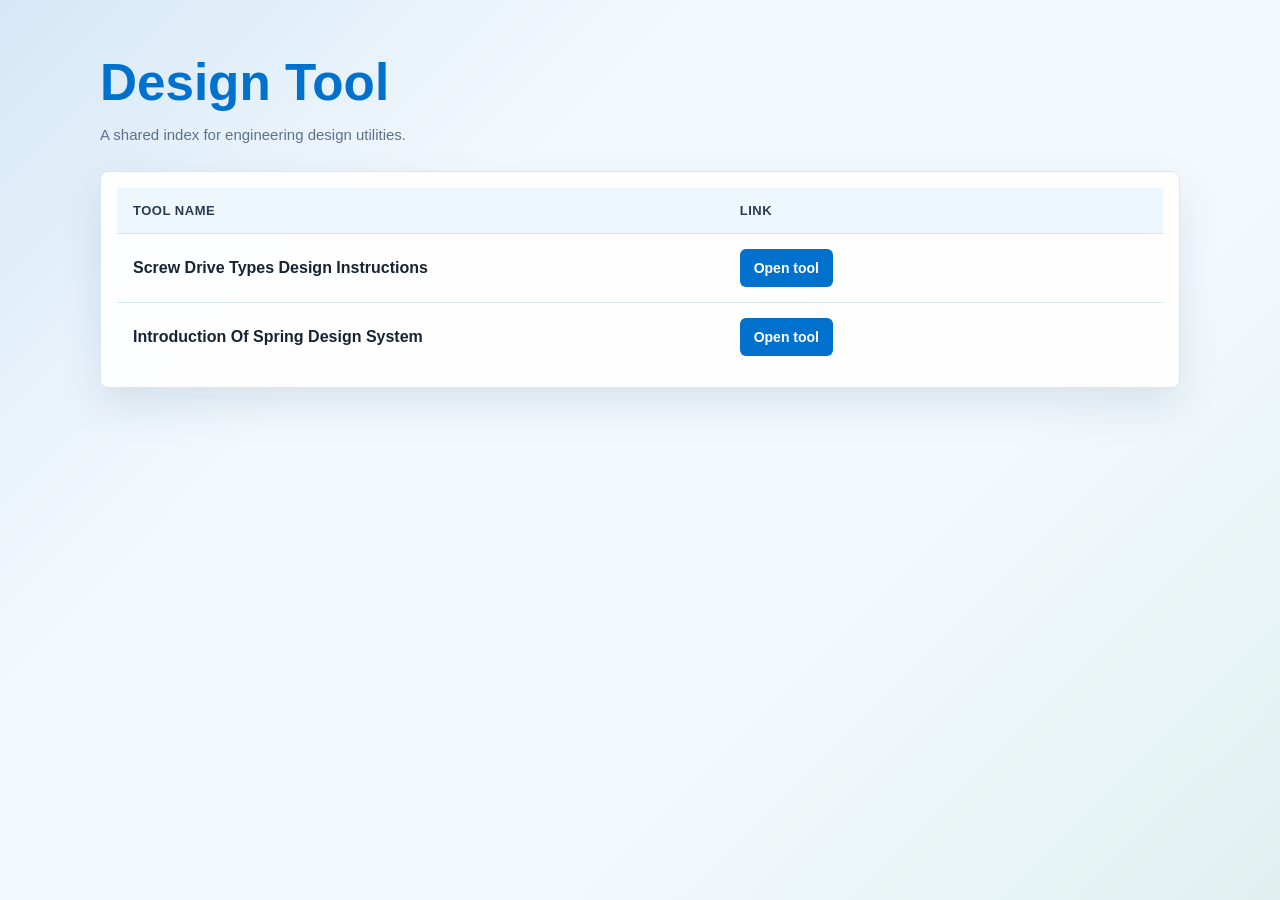
<file: index.html>
<!DOCTYPE html>
<html lang="zh-TW">
<head>
    <meta charset="UTF-8">
    <meta name="viewport" content="width=device-width, initial-scale=1.0">
    <title>Design Tool</title>
    <style>
        :root {
            --bg: #f4f9fd;
            --panel: #ffffff;
            --text: #152333;
            --muted: #5f7188;
            --line: #d9e7f2;
            --primary: #0072ce;
            --primary-dark: #005ca7;
            --primary-soft: #e5f2fb;
            --green: #27a278;
            --shadow: 0 18px 42px rgba(0, 62, 111, 0.11);
        }

        * {
            box-sizing: border-box;
        }

        body {
            margin: 0;
            min-height: 100vh;
            background:
                linear-gradient(135deg, rgba(0, 114, 206, 0.13), transparent 32%),
                linear-gradient(315deg, rgba(39, 162, 120, 0.10), transparent 34%),
                var(--bg);
            color: var(--text);
            font-family: "Segoe UI", "PingFang TC", "Microsoft JhengHei", Arial, sans-serif;
        }

        main {
            width: min(1080px, calc(100% - 36px));
            margin: 0 auto;
            padding: 52px 0;
        }

        h1 {
            margin: 0 0 10px;
            color: var(--primary);
            font-size: clamp(2rem, 4vw, 3.25rem);
            line-height: 1.2;
            font-weight: 800;
        }

        .subtitle {
            margin: 0 0 24px;
            color: var(--muted);
            font-size: 15px;
            line-height: 1.6;
        }

        .table-wrap {
            overflow-x: auto;
            background: rgba(255, 255, 255, 0.92);
            border: 1px solid var(--line);
            border-radius: 8px;
            box-shadow: var(--shadow);
            padding: 16px;
        }

        table {
            width: 100%;
            border-collapse: collapse;
            min-width: 680px;
        }

        th,
        td {
            padding: 15px 16px;
            text-align: left;
            border-bottom: 1px solid var(--line);
            vertical-align: middle;
        }

        th {
            width: 58%;
            background: #eef7fd;
            color: #263b52;
            font-size: 13px;
            letter-spacing: 0.04em;
            text-transform: uppercase;
        }

        tr:last-child td {
            border-bottom: 0;
        }

        td:first-child {
            font-weight: 600;
            overflow-wrap: anywhere;
        }

        .open-link {
            display: inline-flex;
            align-items: center;
            justify-content: center;
            min-height: 38px;
            border-radius: 6px;
            background: var(--primary);
            color: #ffffff;
            padding: 0 14px;
            font-size: 14px;
            font-weight: 800;
            text-decoration: none;
        }

        .open-link:hover {
            background: var(--primary-dark);
            color: #ffffff;
            text-decoration: none;
        }

        a {
            color: var(--primary);
            font-weight: 700;
            text-decoration: none;
        }

        a:hover {
            color: var(--primary-dark);
            text-decoration: underline;
        }

        @media (max-width: 640px) {
            main {
                padding: 32px 0;
            }

            .table-wrap {
                padding: 10px;
            }

            table {
                min-width: 0;
            }

            th,
            td {
                padding: 14px 12px;
            }

            th:first-child,
            td:first-child {
                width: 62%;
            }

            .open-link {
                min-height: 34px;
                padding: 0 10px;
                font-size: 13px;
            }
        }
    </style>
</head>
<body>
    <main>
        <h1>Design Tool</h1>
        <p class="subtitle">A shared index for engineering design utilities.</p>
        <div class="table-wrap">
            <table>
                <thead>
                    <tr>
                        <th>Tool Name</th>
                        <th>Link</th>
                    </tr>
                </thead>
                <tbody>
                    <tr>
                        <td>Screw Drive Types Design Instructions</td>
                        <td><a class="open-link" href="./design-screw-drive-types-design-instructions-ai-tool/">Open tool</a></td>
                    </tr>
                    <tr>
                        <td>Introduction Of Spring Design System</td>
                        <td><a class="open-link" href="./design-introduction-of-spring-design-system-ai-tool-20260527/">Open tool</a></td>
                    </tr>
                </tbody>
            </table>
        </div>
    </main>
</body>
</html>
</file>
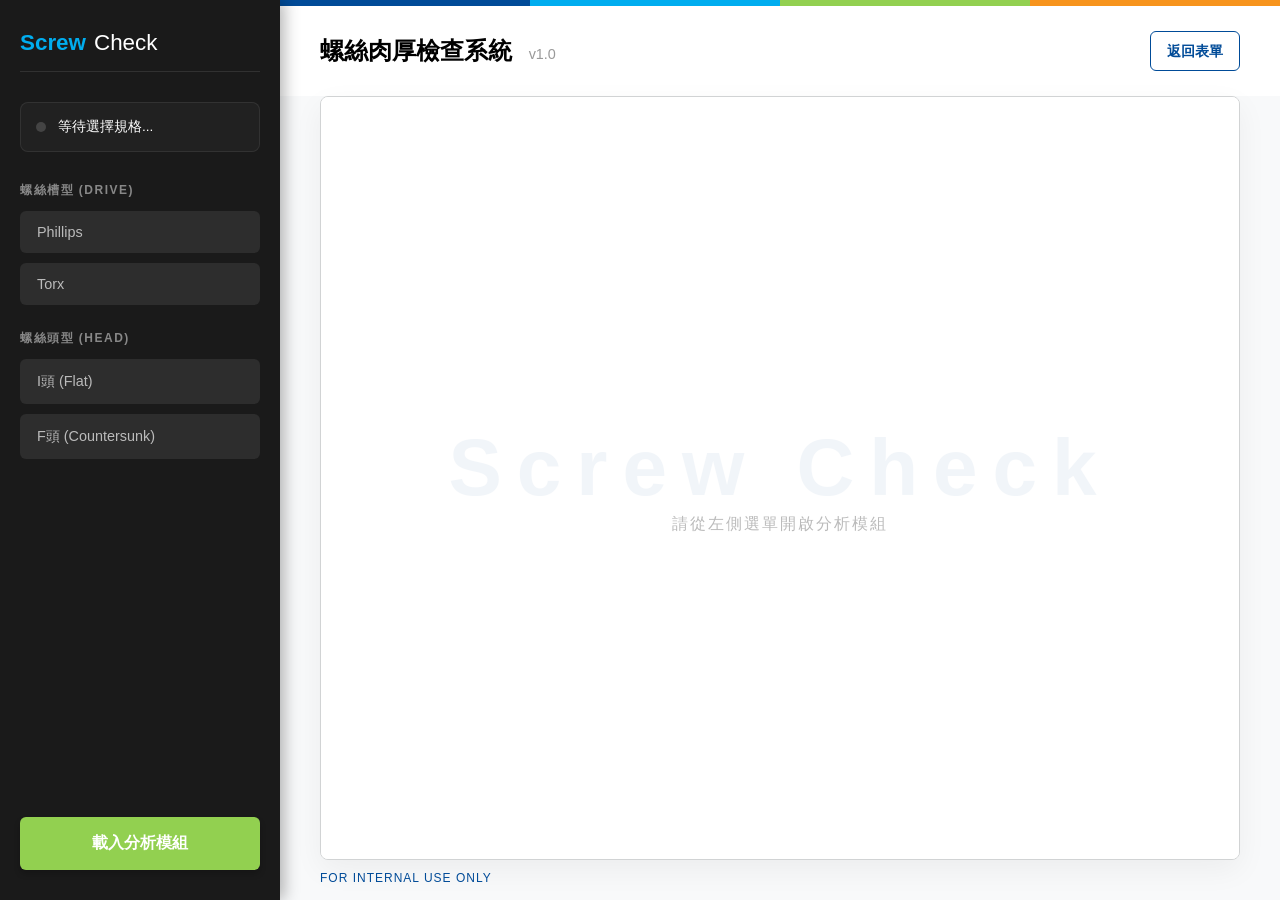
<file: design-screw-drive-types-design-instructions-ai-tool/index.html>
<!DOCTYPE html>
<html lang="zh-TW">
<head>
    <meta charset="UTF-8">
    <meta name="viewport" content="width=device-width, initial-scale=1.0">
    <title>螺絲肉厚檢查系統</title>
    <style>
        :root {
            /* 介面標準色 */
            --qct-blue: #004b98;
            --qct-sky-blue: #00adef;
            --qct-green: #92d050;
            --qct-orange: #f7941d;
            --qct-gray: #d1d3d4;
            
            /* 介面色階 */
            --sidebar-bg: #1a1a1a;
            --card-bg: #2d2d2d;
            --card-hover: #3d3d3d;
            --main-bg: #f8f9fa;
            --text-light: #ffffff;
            --text-muted: #888888;
            
            /* 動畫時間 */
            --transition-speed: 0.3s;
        }

        * {
            box-sizing: border-box;
            margin: 0;
            padding: 0;
            font-family: "Segoe UI", "PingFang TC", "Microsoft JhengHei", sans-serif;
        }

        body {
            display: flex;
            height: 100vh;
            background-color: var(--main-bg);
            overflow: hidden;
        }

        /* --- Sidebar 優化 --- */
        .sidebar {
            width: 280px;
            background-color: var(--sidebar-bg);
            color: var(--text-light);
            padding: 30px 20px;
            display: flex;
            flex-direction: column;
            box-shadow: 4px 0 15px rgba(0,0,0,0.3);
            z-index: 10;
        }

        .brand-area {
            font-size: 1.4rem;
            font-weight: 700;
            margin-bottom: 30px;
            padding-bottom: 15px;
            border-bottom: 1px solid rgba(255,255,255,0.1);
            display: flex;
            align-items: center;
            gap: 8px;
        }

        /* 狀態面板優化 */
        .status-badge {
            display: flex;
            align-items: center;
            gap: 12px;
            padding: 15px;
            background-color: rgba(255, 255, 255, 0.03);
            border: 1px solid rgba(255, 255, 255, 0.08);
            border-radius: 8px;
            font-size: 0.85rem;
            margin-bottom: 30px;
            transition: background var(--transition-speed);
        }

        .status-dot {
            width: 10px;
            height: 10px;
            border-radius: 50%;
            background-color: #444;
            position: relative;
        }
        
        .status-dot.active {
            background-color: var(--qct-green);
            box-shadow: 0 0 10px var(--qct-green);
        }

        .status-dot.active::after {
            content: '';
            position: absolute;
            width: 100%;
            height: 100%;
            background: inherit;
            border-radius: inherit;
            animation: ripple 2s infinite;
        }

        @keyframes ripple {
            0% { transform: scale(1); opacity: 0.8; }
            100% { transform: scale(2.5); opacity: 0; }
        }

        /* 選擇組件優化 */
        .selection-group {
            margin-bottom: 25px;
        }

        .selection-group h3 {
            font-size: 0.75rem;
            color: var(--text-muted);
            margin-bottom: 12px;
            letter-spacing: 1.5px;
            text-transform: uppercase;
        }

        .radio-grid {
            display: flex;
            flex-direction: column;
            gap: 10px;
        }

        .radio-label {
            cursor: pointer;
            user-select: none;
        }

        .radio-label input {
            display: none;
        }

        .radio-btn {
            display: flex;
            justify-content: space-between;
            align-items: center;
            padding: 12px 16px;
            background-color: var(--card-bg);
            border: 1.5px solid transparent;
            border-radius: 6px;
            font-size: 0.9rem;
            color: #bbb;
            transition: all var(--transition-speed);
        }

        .radio-label:hover .radio-btn {
            background-color: var(--card-hover);
            color: #fff;
        }

        .radio-label input:checked + .radio-btn {
            background-color: rgba(0, 75, 152, 0.2);
            border-color: var(--qct-sky-blue);
            color: var(--qct-sky-blue);
            font-weight: bold;
        }

        /* 按鈕優化 */
        .load-btn {
            margin-top: auto;
            padding: 16px;
            background-color: var(--qct-green);
            color: white;
            border: none;
            border-radius: 6px;
            font-size: 1rem;
            font-weight: 700;
            cursor: pointer;
            transition: all var(--transition-speed);
            box-shadow: 0 4px 6px rgba(0,0,0,0.2);
        }

        .load-btn:disabled {
            background-color: #444;
            cursor: not-allowed;
            opacity: 0.5;
            box-shadow: none;
        }

        .load-btn:not(:disabled):hover {
            transform: translateY(-2px);
            filter: brightness(1.1);
            box-shadow: 0 6px 15px rgba(146, 208, 80, 0.4);
        }

        /* --- 主內容區優化 --- */
        .main-container {
            flex: 1;
            display: flex;
            flex-direction: column;
            position: relative;
        }

        .top-color-bar {
            height: 6px;
            width: 100%;
            display: flex;
        }
        .bar-segment { flex: 1; }

        .content-header {
            padding: 25px 40px;
            display: flex;
            justify-content: space-between;
            align-items: center;
            background: white;
        }

        .back-to-form {
            display: inline-flex;
            align-items: center;
            justify-content: center;
            min-height: 40px;
            padding: 0 16px;
            border-radius: 6px;
            border: 1px solid var(--qct-blue);
            color: var(--qct-blue);
            background: #fff;
            font-size: 0.9rem;
            font-weight: 700;
            text-decoration: none;
            transition: all var(--transition-speed);
            white-space: nowrap;
        }

        .back-to-form:hover {
            background: var(--qct-blue);
            color: #fff;
            box-shadow: 0 6px 15px rgba(0, 75, 152, 0.18);
        }

        .content-body {
            flex: 1;
            margin: 0 40px 40px 40px;
            background: #fff;
            border-radius: 8px;
            position: relative;
            overflow: hidden;
            box-shadow: 0 10px 30px rgba(0,0,0,0.05);
            border: 1px solid var(--qct-gray);
        }

        iframe {
            width: 100%;
            height: 100%;
            border: none;
            opacity: 0;
            transition: opacity 0.5s ease;
        }
        
        iframe.loaded {
            opacity: 1;
        }

        .placeholder {
            position: absolute;
            inset: 0;
            display: flex;
            flex-direction: column;
            align-items: center;
            justify-content: center;
            background: white;
            z-index: 5;
            transition: opacity 0.5s;
        }

        .placeholder h2 {
            font-size: 5rem;
            color: var(--qct-blue);
            opacity: 0.05;
            letter-spacing: 15px;
        }

        /* 載入遮罩 */
        .loader-overlay {
            position: absolute;
            inset: 0;
            background: rgba(255,255,255,0.9);
            z-index: 20;
            display: none;
            flex-direction: column;
            align-items: center;
            justify-content: center;
            backdrop-filter: blur(2px);
        }

        .spinner {
            width: 40px;
            height: 40px;
            border: 3px solid #eee;
            border-top-color: var(--qct-sky-blue);
            border-radius: 50%;
            animation: spin 0.8s linear infinite;
        }

        @keyframes spin { to { transform: rotate(360deg); } }

        /* 系統提示 */
        .toast {
            position: fixed;
            top: 30px;
            left: 50%;
            transform: translate(-50%, -100px);
            background-color: var(--qct-orange);
            color: white;
            padding: 12px 24px;
            border-radius: 50px;
            font-weight: 600;
            box-shadow: 0 10px 25px rgba(247, 148, 29, 0.3);
            z-index: 1000;
            opacity: 0;
            transition: all 0.4s cubic-bezier(0.68, -0.55, 0.265, 1.55);
        }
        .toast.show {
            transform: translate(-50%, 0);
            opacity: 1;
        }
    </style>
</head>
<body>

    <aside class="sidebar">
        <div class="brand-area">
            <span style="color: var(--qct-sky-blue);">Screw</span>
            <span style="font-weight: 300;">Check</span>
        </div>

        <div class="status-badge" id="statusBadge">
            <div id="statusIndicator" class="status-dot"></div>
            <span id="currentSelectionText">等待選擇規格...</span>
        </div>

        <form id="selectionForm">
            <section class="selection-group">
                <h3>螺絲槽型 (Drive)</h3>
                <div class="radio-grid">
                    <label class="radio-label">
                        <input type="radio" name="driveType" value="Phillips" required>
                        <div class="radio-btn">Phillips</div>
                    </label>
                    <label class="radio-label">
                        <input type="radio" name="driveType" value="Torx">
                        <div class="radio-btn">Torx</div>
                    </label>
                </div>
            </section>

            <section class="selection-group">
                <h3>螺絲頭型 (Head)</h3>
                <div class="radio-grid">
                    <label class="radio-label">
                        <input type="radio" name="headType" value="I" required>
                        <div class="radio-btn">I頭 (Flat)</div>
                    </label>
                    <label class="radio-label">
                        <input type="radio" name="headType" value="F">
                        <div class="radio-btn">F頭 (Countersunk)</div>
                    </label>
                </div>
            </section>
        </form>

        <button id="loadBtn" class="load-btn">載入分析模組</button>
    </aside>

    <main class="main-container">
        <div class="top-color-bar">
            <div class="bar-segment" style="background: var(--qct-blue)"></div>
            <div class="bar-segment" style="background: var(--qct-sky-blue)"></div>
            <div class="bar-segment" style="background: var(--qct-green)"></div>
            <div class="bar-segment" style="background: var(--qct-orange)"></div>
        </div>

        <header class="content-header">
            <h2>螺絲肉厚檢查系統 <span style="font-weight: 300; font-size: 0.9rem; color: #999; margin-left: 10px;">v1.0</span></h2>
            <a class="back-to-form" href="../">返回表單</a>
        </header>

        <section class="content-body" id="mainStage">
            <div id="loaderOverlay" class="loader-overlay">
                <div class="spinner"></div>
                <p style="margin-top:15px; font-size:12px; color:var(--qct-blue); font-weight:bold; letter-spacing:1px;">LOADING DATA...</p>
            </div>

            <div id="initialView" class="placeholder">
                <h2>Screw Check</h2>
                <p style="color: #bbb; letter-spacing: 2px;">請從左側選單開啟分析模組</p>
            </div>

            <iframe id="moduleFrame" title="分析內容"></iframe>
        </section>

        <div style="position: absolute; bottom: 15px; left: 40px; font-size: 12px; color: var(--qct-blue); letter-spacing: 1px;">
            FOR INTERNAL USE ONLY
        </div>
    </main>

    <div id="toast" class="toast">請完成所有選項</div>

    <script>
        /**
         * 系統模組優化
         * 增加 0.5 秒延遲以提升視覺感受
         */
        const App = {
            elements: {
                loadBtn: document.getElementById('loadBtn'),
                frame: document.getElementById('moduleFrame'),
                loader: document.getElementById('loaderOverlay'),
                placeholder: document.getElementById('initialView'),
                statusText: document.getElementById('currentSelectionText'),
                statusDot: document.getElementById('statusIndicator'),
                toast: document.getElementById('toast'),
                form: document.getElementById('selectionForm')
            },

            init() {
                this.bindEvents();
            },

            bindEvents() {
                this.elements.loadBtn.addEventListener('click', () => this.handleLoad());
                
                this.elements.form.addEventListener('change', () => {
                    const data = this.getFormData();
                    if (data.drive && data.head) {
                        this.elements.statusText.textContent = `準備載入: ${data.drive}-${data.head}頭`;
                    }
                });
            },

            getFormData() {
                const drive = document.querySelector('input[name="driveType"]:checked')?.value;
                const head = document.querySelector('input[name="headType"]:checked')?.value;
                return { drive, head };
            },

            showToast(msg) {
                const { toast } = this.elements;
                toast.textContent = msg;
                toast.classList.add('show');
                setTimeout(() => toast.classList.remove('show'), 3000);
            },

            async handleLoad() {
                const { drive, head } = this.getFormData();

                if (!drive || !head) {
                    this.showToast('請同時選擇「槽型」與「頭型」');
                    return;
                }

                // 1. UI 進入載入狀態
                this.elements.loader.style.display = 'flex';
                this.elements.loadBtn.disabled = true;
                this.elements.frame.classList.remove('loaded');

                // 2. 顯式的 0.5 秒延遲 (UX 緩衝)
                await new Promise(resolve => setTimeout(resolve, 300));

                try {
                    const targetURL = `${drive}-${head}.html`;
                    
                    // 3. 設定新網址
                    this.elements.frame.src = targetURL;
                    
                    // 4. 等待資源真正載入完成
                    this.elements.frame.onload = () => {
                        // 關閉遮罩
                        this.elements.loader.style.display = 'none';
                        this.elements.placeholder.style.opacity = '0';
                        
                        setTimeout(() => {
                            this.elements.placeholder.style.display = 'none';
                            this.elements.frame.classList.add('loaded');
                        }, 300);
                        
                        // 更新狀態
                        this.elements.statusText.textContent = `目前模組: ${drive} / ${head}頭`;
                        this.elements.statusDot.classList.add('active');
                        this.elements.loadBtn.disabled = false;
                    };

                    // 錯誤處理 (如果找不到檔案)
                    this.elements.frame.onerror = () => {
                        throw new Error('File not found');
                    };

                } catch (error) {
                    this.showToast('載入模組失敗，請檢查檔案是否存在');
                    this.elements.loader.style.display = 'none';
                    this.elements.loadBtn.disabled = false;
                }
            }
        };

        document.addEventListener('DOMContentLoaded', () => App.init());
    </script>
</body>
</html>
</file>
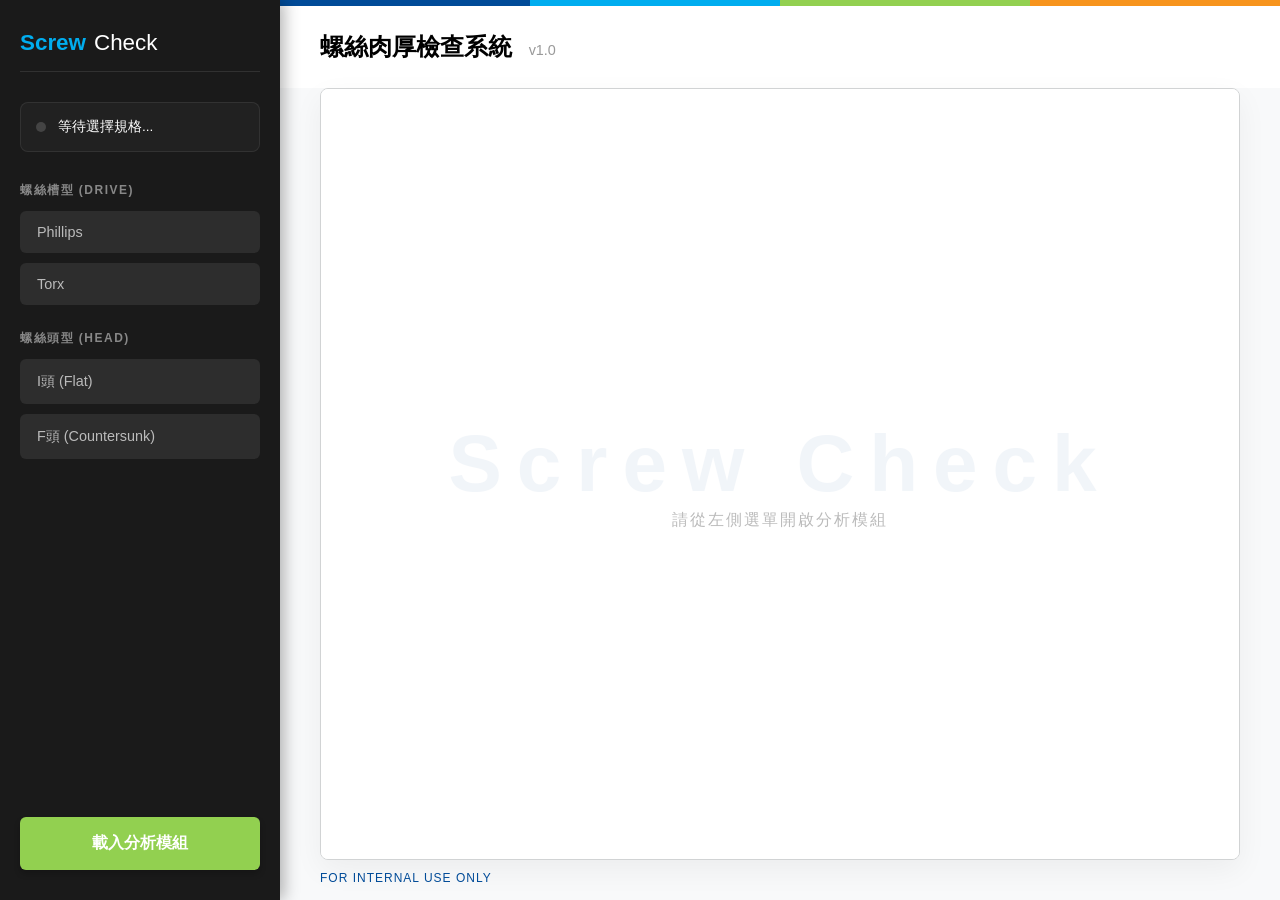
<file: 00_screw-check.html>
<!DOCTYPE html>
<html lang="zh-TW">
<head>
    <meta charset="UTF-8">
    <meta name="viewport" content="width=device-width, initial-scale=1.0">
    <title>螺絲肉厚檢查系統</title>
    <style>
        :root {
            /* 介面標準色 */
            --qct-blue: #004b98;
            --qct-sky-blue: #00adef;
            --qct-green: #92d050;
            --qct-orange: #f7941d;
            --qct-gray: #d1d3d4;
            
            /* 介面色階 */
            --sidebar-bg: #1a1a1a;
            --card-bg: #2d2d2d;
            --card-hover: #3d3d3d;
            --main-bg: #f8f9fa;
            --text-light: #ffffff;
            --text-muted: #888888;
            
            /* 動畫時間 */
            --transition-speed: 0.3s;
        }

        * {
            box-sizing: border-box;
            margin: 0;
            padding: 0;
            font-family: "Segoe UI", "PingFang TC", "Microsoft JhengHei", sans-serif;
        }

        body {
            display: flex;
            height: 100vh;
            background-color: var(--main-bg);
            overflow: hidden;
        }

        /* --- Sidebar 優化 --- */
        .sidebar {
            width: 280px;
            background-color: var(--sidebar-bg);
            color: var(--text-light);
            padding: 30px 20px;
            display: flex;
            flex-direction: column;
            box-shadow: 4px 0 15px rgba(0,0,0,0.3);
            z-index: 10;
        }

        .brand-area {
            font-size: 1.4rem;
            font-weight: 700;
            margin-bottom: 30px;
            padding-bottom: 15px;
            border-bottom: 1px solid rgba(255,255,255,0.1);
            display: flex;
            align-items: center;
            gap: 8px;
        }

        /* 狀態面板優化 */
        .status-badge {
            display: flex;
            align-items: center;
            gap: 12px;
            padding: 15px;
            background-color: rgba(255, 255, 255, 0.03);
            border: 1px solid rgba(255, 255, 255, 0.08);
            border-radius: 8px;
            font-size: 0.85rem;
            margin-bottom: 30px;
            transition: background var(--transition-speed);
        }

        .status-dot {
            width: 10px;
            height: 10px;
            border-radius: 50%;
            background-color: #444;
            position: relative;
        }
        
        .status-dot.active {
            background-color: var(--qct-green);
            box-shadow: 0 0 10px var(--qct-green);
        }

        .status-dot.active::after {
            content: '';
            position: absolute;
            width: 100%;
            height: 100%;
            background: inherit;
            border-radius: inherit;
            animation: ripple 2s infinite;
        }

        @keyframes ripple {
            0% { transform: scale(1); opacity: 0.8; }
            100% { transform: scale(2.5); opacity: 0; }
        }

        /* 選擇組件優化 */
        .selection-group {
            margin-bottom: 25px;
        }

        .selection-group h3 {
            font-size: 0.75rem;
            color: var(--text-muted);
            margin-bottom: 12px;
            letter-spacing: 1.5px;
            text-transform: uppercase;
        }

        .radio-grid {
            display: flex;
            flex-direction: column;
            gap: 10px;
        }

        .radio-label {
            cursor: pointer;
            user-select: none;
        }

        .radio-label input {
            display: none;
        }

        .radio-btn {
            display: flex;
            justify-content: space-between;
            align-items: center;
            padding: 12px 16px;
            background-color: var(--card-bg);
            border: 1.5px solid transparent;
            border-radius: 6px;
            font-size: 0.9rem;
            color: #bbb;
            transition: all var(--transition-speed);
        }

        .radio-label:hover .radio-btn {
            background-color: var(--card-hover);
            color: #fff;
        }

        .radio-label input:checked + .radio-btn {
            background-color: rgba(0, 75, 152, 0.2);
            border-color: var(--qct-sky-blue);
            color: var(--qct-sky-blue);
            font-weight: bold;
        }

        /* 按鈕優化 */
        .load-btn {
            margin-top: auto;
            padding: 16px;
            background-color: var(--qct-green);
            color: white;
            border: none;
            border-radius: 6px;
            font-size: 1rem;
            font-weight: 700;
            cursor: pointer;
            transition: all var(--transition-speed);
            box-shadow: 0 4px 6px rgba(0,0,0,0.2);
        }

        .load-btn:disabled {
            background-color: #444;
            cursor: not-allowed;
            opacity: 0.5;
            box-shadow: none;
        }

        .load-btn:not(:disabled):hover {
            transform: translateY(-2px);
            filter: brightness(1.1);
            box-shadow: 0 6px 15px rgba(146, 208, 80, 0.4);
        }

        /* --- 主內容區優化 --- */
        .main-container {
            flex: 1;
            display: flex;
            flex-direction: column;
            position: relative;
        }

        .top-color-bar {
            height: 6px;
            width: 100%;
            display: flex;
        }
        .bar-segment { flex: 1; }

        .content-header {
            padding: 25px 40px;
            display: flex;
            justify-content: space-between;
            align-items: center;
            background: white;
        }

        .content-body {
            flex: 1;
            margin: 0 40px 40px 40px;
            background: #fff;
            border-radius: 8px;
            position: relative;
            overflow: hidden;
            box-shadow: 0 10px 30px rgba(0,0,0,0.05);
            border: 1px solid var(--qct-gray);
        }

        iframe {
            width: 100%;
            height: 100%;
            border: none;
            opacity: 0;
            transition: opacity 0.5s ease;
        }
        
        iframe.loaded {
            opacity: 1;
        }

        .placeholder {
            position: absolute;
            inset: 0;
            display: flex;
            flex-direction: column;
            align-items: center;
            justify-content: center;
            background: white;
            z-index: 5;
            transition: opacity 0.5s;
        }

        .placeholder h2 {
            font-size: 5rem;
            color: var(--qct-blue);
            opacity: 0.05;
            letter-spacing: 15px;
        }

        /* 載入遮罩 */
        .loader-overlay {
            position: absolute;
            inset: 0;
            background: rgba(255,255,255,0.9);
            z-index: 20;
            display: none;
            flex-direction: column;
            align-items: center;
            justify-content: center;
            backdrop-filter: blur(2px);
        }

        .spinner {
            width: 40px;
            height: 40px;
            border: 3px solid #eee;
            border-top-color: var(--qct-sky-blue);
            border-radius: 50%;
            animation: spin 0.8s linear infinite;
        }

        @keyframes spin { to { transform: rotate(360deg); } }

        /* 系統提示 */
        .toast {
            position: fixed;
            top: 30px;
            left: 50%;
            transform: translate(-50%, -100px);
            background-color: var(--qct-orange);
            color: white;
            padding: 12px 24px;
            border-radius: 50px;
            font-weight: 600;
            box-shadow: 0 10px 25px rgba(247, 148, 29, 0.3);
            z-index: 1000;
            opacity: 0;
            transition: all 0.4s cubic-bezier(0.68, -0.55, 0.265, 1.55);
        }
        .toast.show {
            transform: translate(-50%, 0);
            opacity: 1;
        }
    </style>
</head>
<body>

    <aside class="sidebar">
        <div class="brand-area">
            <span style="color: var(--qct-sky-blue);">Screw</span>
            <span style="font-weight: 300;">Check</span>
        </div>

        <div class="status-badge" id="statusBadge">
            <div id="statusIndicator" class="status-dot"></div>
            <span id="currentSelectionText">等待選擇規格...</span>
        </div>

        <form id="selectionForm">
            <section class="selection-group">
                <h3>螺絲槽型 (Drive)</h3>
                <div class="radio-grid">
                    <label class="radio-label">
                        <input type="radio" name="driveType" value="Phillips" required>
                        <div class="radio-btn">Phillips</div>
                    </label>
                    <label class="radio-label">
                        <input type="radio" name="driveType" value="Torx">
                        <div class="radio-btn">Torx</div>
                    </label>
                </div>
            </section>

            <section class="selection-group">
                <h3>螺絲頭型 (Head)</h3>
                <div class="radio-grid">
                    <label class="radio-label">
                        <input type="radio" name="headType" value="I" required>
                        <div class="radio-btn">I頭 (Flat)</div>
                    </label>
                    <label class="radio-label">
                        <input type="radio" name="headType" value="F">
                        <div class="radio-btn">F頭 (Countersunk)</div>
                    </label>
                </div>
            </section>
        </form>

        <button id="loadBtn" class="load-btn">載入分析模組</button>
    </aside>

    <main class="main-container">
        <div class="top-color-bar">
            <div class="bar-segment" style="background: var(--qct-blue)"></div>
            <div class="bar-segment" style="background: var(--qct-sky-blue)"></div>
            <div class="bar-segment" style="background: var(--qct-green)"></div>
            <div class="bar-segment" style="background: var(--qct-orange)"></div>
        </div>

        <header class="content-header">
            <h2>螺絲肉厚檢查系統 <span style="font-weight: 300; font-size: 0.9rem; color: #999; margin-left: 10px;">v1.0</span></h2>
            <div style="text-align: right"></div>
        </header>

        <section class="content-body" id="mainStage">
            <div id="loaderOverlay" class="loader-overlay">
                <div class="spinner"></div>
                <p style="margin-top:15px; font-size:12px; color:var(--qct-blue); font-weight:bold; letter-spacing:1px;">LOADING DATA...</p>
            </div>

            <div id="initialView" class="placeholder">
                <h2>Screw Check</h2>
                <p style="color: #bbb; letter-spacing: 2px;">請從左側選單開啟分析模組</p>
            </div>

            <iframe id="moduleFrame" title="分析內容"></iframe>
        </section>

        <div style="position: absolute; bottom: 15px; left: 40px; font-size: 12px; color: var(--qct-blue); letter-spacing: 1px;">
            FOR INTERNAL USE ONLY
        </div>
    </main>

    <div id="toast" class="toast">請完成所有選項</div>

    <script>
        /**
         * 系統模組優化
         * 增加 0.5 秒延遲以提升視覺感受
         */
        const App = {
            elements: {
                loadBtn: document.getElementById('loadBtn'),
                frame: document.getElementById('moduleFrame'),
                loader: document.getElementById('loaderOverlay'),
                placeholder: document.getElementById('initialView'),
                statusText: document.getElementById('currentSelectionText'),
                statusDot: document.getElementById('statusIndicator'),
                toast: document.getElementById('toast'),
                form: document.getElementById('selectionForm')
            },

            init() {
                this.bindEvents();
            },

            bindEvents() {
                this.elements.loadBtn.addEventListener('click', () => this.handleLoad());
                
                this.elements.form.addEventListener('change', () => {
                    const data = this.getFormData();
                    if (data.drive && data.head) {
                        this.elements.statusText.textContent = `準備載入: ${data.drive}-${data.head}頭`;
                    }
                });
            },

            getFormData() {
                const drive = document.querySelector('input[name="driveType"]:checked')?.value;
                const head = document.querySelector('input[name="headType"]:checked')?.value;
                return { drive, head };
            },

            showToast(msg) {
                const { toast } = this.elements;
                toast.textContent = msg;
                toast.classList.add('show');
                setTimeout(() => toast.classList.remove('show'), 3000);
            },

            async handleLoad() {
                const { drive, head } = this.getFormData();

                if (!drive || !head) {
                    this.showToast('請同時選擇「槽型」與「頭型」');
                    return;
                }

                // 1. UI 進入載入狀態
                this.elements.loader.style.display = 'flex';
                this.elements.loadBtn.disabled = true;
                this.elements.frame.classList.remove('loaded');

                // 2. 顯式的 0.5 秒延遲 (UX 緩衝)
                await new Promise(resolve => setTimeout(resolve, 300));

                try {
                    const targetURL = `${drive}-${head}.html`;
                    
                    // 3. 設定新網址
                    this.elements.frame.src = targetURL;
                    
                    // 4. 等待資源真正載入完成
                    this.elements.frame.onload = () => {
                        // 關閉遮罩
                        this.elements.loader.style.display = 'none';
                        this.elements.placeholder.style.opacity = '0';
                        
                        setTimeout(() => {
                            this.elements.placeholder.style.display = 'none';
                            this.elements.frame.classList.add('loaded');
                        }, 300);
                        
                        // 更新狀態
                        this.elements.statusText.textContent = `目前模組: ${drive} / ${head}頭`;
                        this.elements.statusDot.classList.add('active');
                        this.elements.loadBtn.disabled = false;
                    };

                    // 錯誤處理 (如果找不到檔案)
                    this.elements.frame.onerror = () => {
                        throw new Error('File not found');
                    };

                } catch (error) {
                    this.showToast('載入模組失敗，請檢查檔案是否存在');
                    this.elements.loader.style.display = 'none';
                    this.elements.loadBtn.disabled = false;
                }
            }
        };

        document.addEventListener('DOMContentLoaded', () => App.init());
    </script>
</body>
</html>
</file>
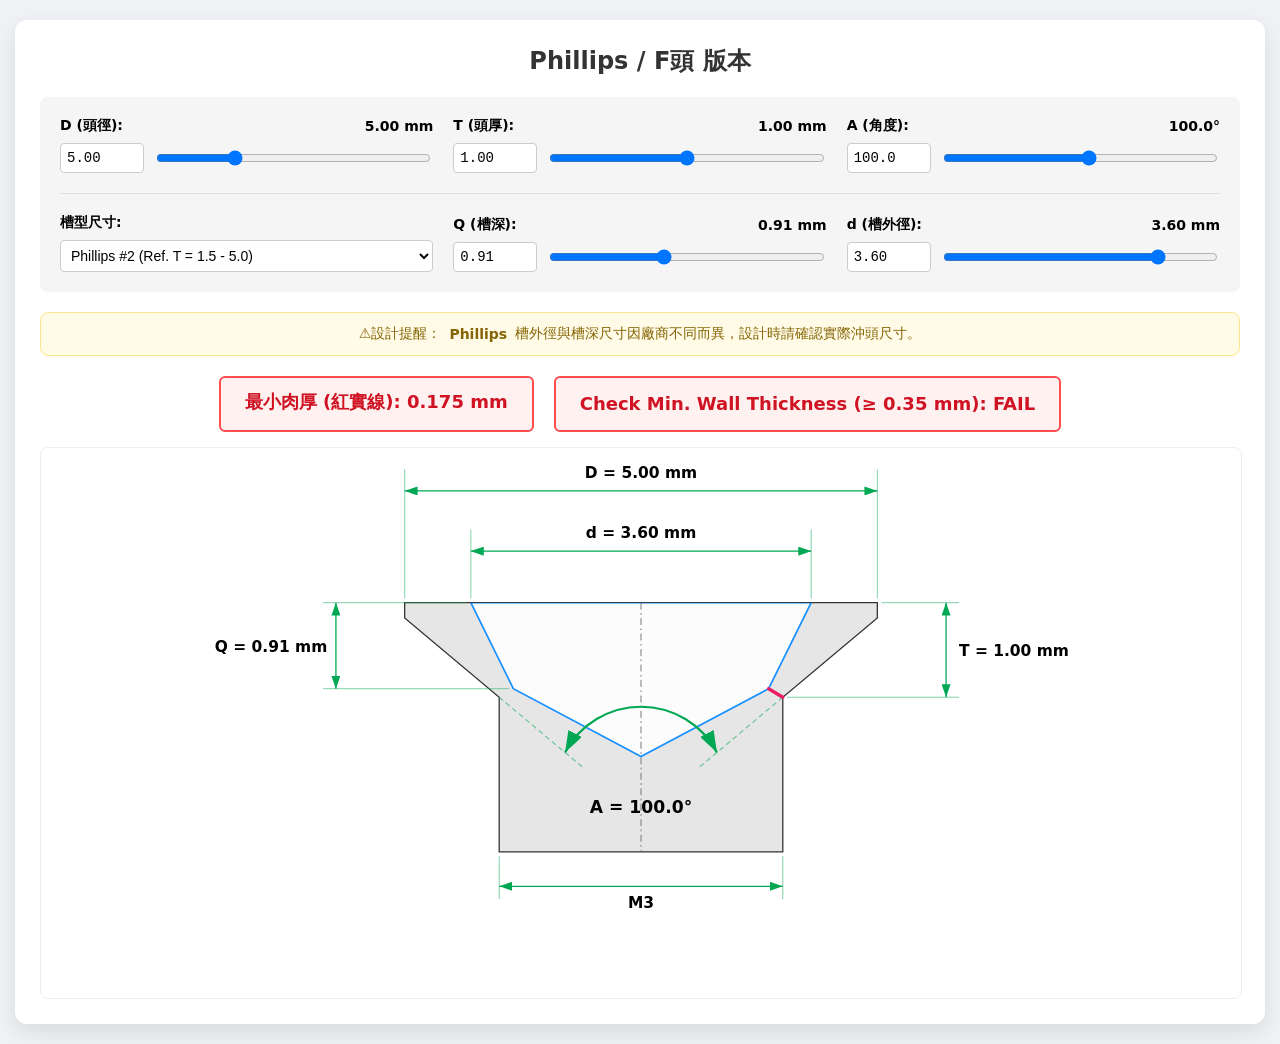
<file: Phillips-F.html>
<!DOCTYPE html>
<html lang="zh-TW">
<head>
    <meta charset="UTF-8">
    <meta name="viewport" content="width=device-width, initial-scale=1.0">
    <title>Phillips / F頭 版本</title>
    <style>
        :root {
            --primary-color: #00a854;
            --secondary-color: #ff4d4f;
            --bg-color: #f0f2f5;
            --panel-bg: #ffffff;
            --slot-color: #1890ff;
            --thickness-color: #e91e63;
            --warning-bg: #fffbe6;
            --warning-border: #ffe58f;
            --control-bg: #f5f5f5; /* 統一的灰色底色 */
        }
        body { 
            font-family: 'Segoe UI', system-ui, -apple-system, sans-serif; 
            background-color: var(--bg-color); 
            margin: 0; 
            padding: 20px; 
            display: flex; 
            flex-direction: column; 
            align-items: center; 
        }
        .container { 
            background: var(--panel-bg); 
            padding: 25px; 
            border-radius: 12px; 
            box-shadow: 0 8px 24px rgba(0,0,0,0.1); 
            width: 100%; 
            max-width: 1200px; 
        }
        h2 { text-align: center; color: #333; margin-top: 0; }
        
        /* 統一的控制面板區塊 */
        .control-panel {
            background: var(--control-bg);
            padding: 20px;
            border-radius: 8px;
            margin-bottom: 20px;
            display: flex;
            flex-direction: column;
            gap: 15px;
        }

        .control-row { 
            display: grid; 
            grid-template-columns: repeat(3, 1fr); 
            gap: 20px; 
        }

        /* 分隔線 */
        .row-divider {
            height: 1px;
            background-color: #e0e0e0;
            margin: 5px 0;
        }

        .control-item { 
            display: flex; 
            flex-direction: column; 
            gap: 8px; 
            justify-content: flex-end;
        }
        
        .label-row { display: flex; justify-content: space-between; align-items: center; font-weight: bold; font-size: 14px; }
        .limit-hint { color: var(--secondary-color); font-weight: bold; display: none; margin-right: 5px; }
        
        .input-group { display: flex; gap: 10px; align-items: center; }
        input[type=number], select { 
            width: 100%;
            padding: 6px; 
            border: 1px solid #ccc; 
            border-radius: 4px; 
            font-size: 14px;
            outline: none; 
            background: white;
        }
        input[type=number] { width: 70px; font-family: monospace; }
        input[type=range] { flex: 1; cursor: pointer; }

        .design-warning {
            background-color: var(--warning-bg);
            border: 1px solid var(--warning-border);
            color: #856404;
            padding: 12px 20px;
            border-radius: 8px;
            margin-bottom: 20px;
            text-align: center;
            font-size: 14px;
            display: flex;
            align-items: center;
            justify-content: center;
            gap: 8px;
        }

        .info-display { 
            display: flex; 
            flex-wrap: wrap;
            justify-content: center; 
            gap: 20px; 
            margin-bottom: 15px; 
        }
        .result-overlay {
            padding: 12px 24px;
            border-radius: 6px;
            font-size: 18px;
            font-weight: bold;
            border: 2px solid transparent;
            transition: all 0.3s ease;
            display: flex;
            flex-direction: column;
            align-items: center;
            justify-content: center;
        }
        .status-danger { background: #fff1f0; border-color: var(--secondary-color); color: #cf1322; }
        .status-success { background: #f6ffed; border-color: var(--primary-color); color: #389e0d; }

        .drawing-area { 
            width: 100%; 
            height: 550px; 
            background: #ffffff; 
            border: 1px solid #eeeeee; 
            border-radius: 8px; 
            position: relative; 
            overflow: hidden; 
        }
        svg { width: 100%; height: 100%; }

        .bolt-path { fill: #e6e6e6; stroke: #333; stroke-width: 1.5; }
        .slot-path { fill: #ffffff; stroke: var(--slot-color); stroke-width: 2; fill-opacity: 0.9; }
        
        .dim-line { stroke: var(--primary-color); stroke-width: 1.5; fill: none; }
        .ext-line { stroke: var(--primary-color); stroke-width: 1; stroke-opacity: 0.6; }
        .aux-line { stroke: #666; stroke-width: 1; stroke-dasharray: 8,4,2,4; } 
        .label-text { font-size: 18px; font-weight: bold; fill: #000; }
        
        .angle-arc { stroke: var(--primary-color); stroke-width: 2.5; fill: none; }
        .angle-text { font-size: 20px; font-weight: 900; fill: #000; }
        
        .min-thick-line { stroke: var(--thickness-color); stroke-width: 4; stroke-linecap: round; }

        #geoWarn { font-size: 12px; display: block; margin-top: 4px; color: var(--secondary-color); font-weight: normal; }

        @media (max-width: 900px) {
            .control-row { grid-template-columns: 1fr; }
        }
    </style>
</head>
<body>

<div class="container">
    <h2>Phillips / F頭 版本</h2>

    <!-- 統一的灰色控制面板 -->
    <div class="control-panel">
        <!-- 第一行：頭徑、頭厚、角度 -->
        <div class="control-row">
            <div class="control-item">
                <div class="label-row"><label>D (頭徑):</label><span id="valD_txt">5.00 mm</span></div>
                <div class="input-group">
                    <input type="number" id="numD" step="0.01" value="5.00">
                    <input type="range" id="rangeD" min="3.1" max="10.0" step="0.01" value="5.00">
                </div>
            </div>
            <div class="control-item">
                <div class="label-row"><label>T (頭厚):</label><span id="valT_txt">1.00 mm</span></div>
                <div class="input-group">
                    <input type="number" id="numT" step="0.01" value="1.00">
                    <input type="range" id="rangeT" min="0.5" max="1.5" step="0.01" value="1.00">
                </div>
            </div>
            <div class="control-item">
                <div class="label-row">
                    <label>A (角度):</label>
                    <div>
                        <span id="geoLimitLabel" class="limit-hint">(幾何限制) </span>
                        <span id="valA_txt">100.0°</span>
                    </div>
                </div>
                <div class="input-group">
                    <input type="number" id="numA" step="0.1" value="100.0">
                    <input type="range" id="rangeA" min="10" max="179" step="0.1" value="100.0">
                </div>
            </div>
        </div>

        <div class="row-divider"></div>

        <!-- 第二行：參考槽型選定、槽深、槽外徑 -->
        <div class="control-row">
            <div class="control-item">
                <div class="label-row">槽型尺寸:</label></div>
                <div class="input-group">
                    <select id="slotTypeSelect">
                        <option value="custom">自定義尺寸</option>
                        <option value="p1_05">Phillips #1 (Ref. T = 0.5) </option>
                        <option value="p1_06">Phillips #1 (Ref. T = 0.6) </option>
                        <option value="p1_08">Phillips #1 (Ref. T = 0.8) </option>
                        <option value="p2_08_11">Phillips #2 (Ref. T = 0.8 - 1.1) </option>
                        <option value="p2_12_15">Phillips #2 (Ref. T = 1.2 - 1.5) </option>
                        <option value="p2_15_50" selected>Phillips #2 (Ref. T = 1.5 - 5.0) </option>
                    </select>
                </div>
            </div>
            <div class="control-item">
                <div class="label-row"><label>Q (槽深):</label><span id="valQ_txt">0.91 mm</span></div>
                <div class="input-group">
                    <input type="number" id="numQ" step="0.01" value="0.91">
                    <input type="range" id="rangeQ" min="0.5" max="1.5" step="0.01" value="0.91">
                </div>
            </div>
            <div class="control-item">
                <div class="label-row"><label>d (槽外徑):</label><span id="vald_txt">3.60 mm</span></div>
                <div class="input-group">
                    <input type="number" id="numd" step="0.01" value="3.60">
                    <input type="range" id="ranged" min="2.0" max="4.0" step="0.01" value="3.60">
                </div>
            </div>
        </div>
    </div>

    <!-- 設計提醒橫幅 -->
    <div class="design-warning">
        ⚠️設計提醒：<strong>Phillips</strong> 槽外徑與槽深尺寸因廠商不同而異，設計時請確認實際沖頭尺寸。
    </div>

    <div class="info-display">
        <div id="resultBox" class="result-overlay status-success">
            <div>最小肉厚 (紅實線): <span id="minThick">0.000</span> mm</div>
            <span id="geoWarn"></span>
        </div>
        <div id="statusBox" class="result-overlay status-success">
            <div>Check Min. Wall Thickness (≥ 0.35 mm): <span id="checkText">PASS</span></div>
        </div>
    </div>

    <div class="drawing-area">
        <svg id="svgBolt">
            <defs>
                <marker id="arrow-A-start" markerWidth="10" markerHeight="7" refX="0" refY="3.5" orient="auto">
                    <polygon points="10 0, 0 3.5, 10 7" fill="var(--primary-color)" />
                </marker>
                <marker id="arrow-A-end" markerWidth="10" markerHeight="7" refX="10" refY="3.5" orient="auto">
                    <polygon points="0 0, 10 3.5, 0 7" fill="var(--primary-color)" />
                </marker>
                <marker id="arrowhead" markerWidth="10" markerHeight="7" refX="10" refY="3.5" orient="auto">
                    <polygon points="0 0, 10 3.5, 0 7" fill="var(--primary-color)" />
                </marker>
                <marker id="arrowhead-reverse" markerWidth="10" markerHeight="7" refX="0" refY="3.5" orient="auto">
                    <polygon points="10 0, 0 3.5, 10 7" fill="var(--primary-color)" />
                </marker>
                <clipPath id="boltClip">
                    <path id="boltClipPath" />
                </clipPath>
            </defs>
            
            <path id="boltShape" class="bolt-path" />
            <path id="slotShape" class="slot-path" clip-path="url(#boltClip)" />
            
            <line id="centerLine" class="aux-line" />
            
            <line id="refAL_dashed" class="dim-line" style="stroke-dasharray: 6,4; opacity: 0.5;" />
            <line id="refAR_dashed" class="dim-line" style="stroke-dasharray: 6,4; opacity: 0.5;" />
            <path id="dimA" class="angle-arc" marker-start="url(#arrow-A-start)" marker-end="url(#arrow-A-end)" />
            <text id="lblA" class="angle-text" text-anchor="middle"></text>

            <g id="dimensions">
                <line id="dimD" class="dim-line" marker-start="url(#arrowhead-reverse)" marker-end="url(#arrowhead)" />
                <line id="extD1" class="ext-line" /><line id="extD2" class="ext-line" />
                <text id="lblD" class="label-text" text-anchor="middle"></text>

                <line id="dimd" class="dim-line" marker-start="url(#arrowhead-reverse)" marker-end="url(#arrowhead)" />
                <line id="extd1" class="ext-line" /><line id="extd2" class="ext-line" />
                <text id="lbld" class="label-text" text-anchor="middle"></text>

                <line id="dimQ" class="dim-line" marker-start="url(#arrowhead-reverse)" marker-end="url(#arrowhead)" />
                <line id="extQ1" class="ext-line" /><line id="extQ2" class="ext-line" />
                <text id="lblQ" class="label-text" text-anchor="end"></text>

                <line id="dimT" class="dim-line" marker-start="url(#arrowhead-reverse)" marker-end="url(#arrowhead)" />
                <line id="extT1" class="ext-line" /><line id="extT2" class="ext-line" />
                <text id="lblT" class="label-text" text-anchor="start"></text>

                <line id="dimM" class="dim-line" marker-start="url(#arrowhead-reverse)" marker-end="url(#arrowhead)" />
                <line id="extM1" class="ext-line" /><line id="extM2" class="ext-line" />
                <text id="lblM" class="label-text" text-anchor="middle"></text>
            </g>

            <line id="minThickLine" class="min-thick-line" />
        </svg>
    </div>
</div>

<script>
    const LIMITS = {
        D: { min: 3.10, max: 10.00 },
        T: { min: 0.50, max: 1.50 },
        Q: { min: 0.50, max: 1.50 },
        d: { min: 2.00, max: 4.00 },
        A: { min: 10.0,  max: 179.0 }
    };

    const SLOT_PRESETS = {
        'p1_05': { d: 2.2, Q: 0.7 },
        'p1_06': { d: 2.4, Q: 0.8 },
        'p1_08': { d: 2.6, Q: 1.0 },
        'p2_08_11': { d: 3.2, Q: 0.8 },
        'p2_12_15': { d: 3.25, Q: 0.9 },
        'p2_15_50': { d: 3.6, Q: 0.91 }
    };

    const M_FIXED = 3.00;      
    const scale = 110; 
    const centerX = 550;
    const originY = 280; 

    let currentState = { A: 100.0, D: 5.00, T: 1.00, Q: 0.91, d: 3.60 };

    window.addEventListener('DOMContentLoaded', () => {
        setupListeners();
        draw();
    });

    function setupListeners() {
        const slotTypeSelect = document.getElementById('slotTypeSelect');
        if (slotTypeSelect) {
            slotTypeSelect.addEventListener('change', (e) => {
                const val = e.target.value;
                if (SLOT_PRESETS[val]) {
                    currentState = { ...currentState, Q: SLOT_PRESETS[val].Q, d: SLOT_PRESETS[val].d };
                    syncUI(currentState);
                    draw();
                }
            });
        }

        ['A', 'D', 'T', 'Q', 'd'].forEach(id => {
            const num = document.getElementById(`num${id}`);
            const ran = document.getElementById(`range${id}`);
            
            if (num) {
                num.addEventListener('change', (e) => {
                    let val = parseFloat(e.target.value);
                    if (isNaN(val)) { syncUI(currentState); return; }
                    processInput(id, val, true);
                });
            }
            if (ran) {
                ran.addEventListener('input', (e) => {
                    let val = parseFloat(e.target.value);
                    processInput(id, val, false);
                });
            }
        });
    }

    function processInput(id, val, forceClamp = false) {
        let targetVal = val;
        if (forceClamp && LIMITS[id]) {
            if (targetVal < LIMITS[id].min) targetVal = LIMITS[id].min;
            if (targetVal > LIMITS[id].max) targetVal = LIMITS[id].max;
        }

        let newState = { ...currentState, [id]: targetVal };
        const minTanHalfA = (newState.D - M_FIXED) / (2 * newState.T);
        const minA = (Math.atan(minTanHalfA) * 2 * 180 / Math.PI);
        const geoLimitLabel = document.getElementById('geoLimitLabel');

        if (newState.A <= minA + 0.001) {
            newState.A = minA;
            if (geoLimitLabel) geoLimitLabel.style.display = 'inline';
        } else {
            if (geoLimitLabel) geoLimitLabel.style.display = 'none';
        }

        let currentViol = getViolationInfo(currentState.A, currentState.D, currentState.T, currentState.Q, currentState.d);
        let newViol = getViolationInfo(newState.A, newState.D, newState.T, newState.Q, newState.d);
        
        if (currentViol.isViolating && newViol.isViolating && newViol.score > currentViol.score + 1e-4) {
            syncUI(currentState);
            return;
        }
        
        currentState = newState;
        syncUI(currentState);
        draw();
    }

    function syncUI(state) {
        ['A', 'D', 'T', 'Q', 'd'].forEach(id => {
            const num = document.getElementById(`num${id}`);
            const ran = document.getElementById(`range${id}`);
            const txt = document.getElementById(`val${id}_txt`);
            const decimal = id === 'A' ? 1 : 2;
            if(num) num.value = state[id].toFixed(decimal);
            if(ran) ran.value = state[id];
            if(txt) txt.innerText = state[id].toFixed(decimal) + (id === 'A' ? "°" : " mm");
        });

        const slotTypeSelect = document.getElementById('slotTypeSelect');
        if (slotTypeSelect) {
            let found = false;
            for (const [key, val] of Object.entries(SLOT_PRESETS)) {
                if (Math.abs(val.Q - state.Q) < 0.001 && Math.abs(val.d - state.d) < 0.001) {
                    slotTypeSelect.value = key;
                    found = true;
                    break;
                }
            }
            if (!found) {
                slotTypeSelect.value = 'custom';
            }
        }
    }

    function getSx(y, d, Q) {
        const tan26_3 = Math.tan(26.3 * Math.PI / 180);
        const tan28 = Math.tan(28.0 * Math.PI / 180);
        const x_P = d/2 - Q * tan26_3;
        const y_tip = x_P >= 0 ? Q + x_P * tan28 : Q;
        if (y <= Q) return d/2 - y * tan26_3;
        if (y <= y_tip) {
            if (y_tip === Q) return x_P;
            return x_P - (y - Q) * (x_P / (y_tip - Q));
        }
        return 0;
    }

    function getViolationInfo(A, D, T, Q, d) {
        const halfARad = (A/2) * Math.PI / 180;
        const tanHalfA = Math.tan(halfARad);
        const slopeHalfWidth = (D - M_FIXED) / 2;
        const slopeHeightReq = slopeHalfWidth / tanHalfA;
        const verticalPartHeight = Math.max(0, T - slopeHeightReq);
        const tan26_3 = Math.tan(26.3 * Math.PI / 180);
        const x_P = d/2 - Q * tan26_3;
        const tan28 = Math.tan(28.0 * Math.PI / 180);
        const y_tip = x_P >= 0 ? Q + x_P * tan28 : Q;

        let maxViol = 0;
        const samples = 40;
        const dy = Math.max(Q, y_tip) / samples;
        for (let i = 0; i <= samples; i++) {
            let y = i * dy;
            let sx = getSx(y, d, Q);
            let bx = (y <= verticalPartHeight) ? D/2 : 
                     (y <= T) ? D/2 + (y - verticalPartHeight) * ((M_FIXED/2 - D/2)/(T - verticalPartHeight)) : M_FIXED/2;
            let diff = sx - bx;
            if (diff > 1e-4) maxViol = Math.max(maxViol, diff);
        }
        return { isViolating: maxViol > 1e-4, score: maxViol };
    }

    function pointToSegmentDistance(Px, Py, Ax, Ay, Bx, By) {
        const dx = Bx - Ax, dy = By - Ay;
        const lengthSq = dx * dx + dy * dy;
        if (lengthSq === 0) return null;
        const t = ((Px - Ax) * dx + (Py - Ay) * dy) / lengthSq;
        if (t < -1e-6 || t > 1 + 1e-6) return null;
        return { distance: Math.sqrt((Px - (Ax + t * dx)) ** 2 + (Py - (Ay + t * dy)) ** 2), x: Ax + t * dx, y: Ay + t * dy };
    }

    function draw() {
        const { A: A_deg, D, T, Q, d } = currentState;
        const viol = getViolationInfo(A_deg, D, T, Q, d);
        const geoWarn = document.getElementById('geoWarn');
        const slotShape = document.getElementById('slotShape');
        const resultBox = document.getElementById('resultBox');
        const statusBox = document.getElementById('statusBox');

        if (viol.isViolating) {
            if(geoWarn) geoWarn.innerText = "[幾何限制: 槽位超出頭部]";
            if(slotShape) { slotShape.style.stroke = "red"; slotShape.removeAttribute('clip-path'); }
        } else {
            if(geoWarn) geoWarn.innerText = "";
            if(slotShape) { slotShape.style.stroke = "var(--slot-color)"; slotShape.setAttribute('clip-path', 'url(#boltClip)'); }
        }

        const sD = D * scale, sT = T * scale, sQ = Q * scale, sM = M_FIXED * scale, sd = d * scale;
        const topY = originY - sT;
        const halfARad = (A_deg/2) * Math.PI / 180;
        const tanHalfA = Math.tan(halfARad);
        const slopeHalfWidth = (D - M_FIXED) / 2;
        const slopeHeightReq = slopeHalfWidth / tanHalfA;
        const verticalPartHeight = Math.max(0, T - slopeHeightReq);
        const slopeStartY = topY + verticalPartHeight * scale; 
        const tanAng1 = Math.tan(26.3 * Math.PI / 180);
        const intersectX = sd/2 - sQ * tanAng1;
        const intersectY = topY + sQ;
        const tipY = intersectY + Math.max(0, intersectX) * Math.tan(28.0 * Math.PI / 180);
        const boltBottomY = Math.max(originY + 180, tipY + 60);

        const boltPathStr = `M ${centerX - sD/2},${topY} L ${centerX - sD/2},${slopeStartY} L ${centerX - sM/2},${originY} L ${centerX - sM/2},${boltBottomY} L ${centerX + sM/2},${boltBottomY} L ${centerX + sM/2},${originY} L ${centerX + sD/2},${slopeStartY} L ${centerX + sD/2},${topY} Z`;
        document.getElementById('boltShape').setAttribute('d', boltPathStr);
        document.getElementById('boltClipPath').setAttribute('d', boltPathStr);
        document.getElementById('slotShape').setAttribute('d', `M ${centerX - sd/2},${topY} L ${centerX - intersectX},${intersectY} L ${centerX},${tipY} L ${centerX + intersectX},${intersectY} L ${centerX + sd/2},${topY} Z`);

        setLine('centerLine', centerX, topY, centerX, boltBottomY);

        const P = { x: centerX + intersectX, y: intersectY };  
        const G = { x: centerX + sM/2, y: originY };          
        const res2 = pointToSegmentDistance(P.x, P.y, centerX + sD/2, slopeStartY, centerX + sM/2, originY);
        const res3_1 = pointToSegmentDistance(G.x, G.y, centerX + sd/2, topY, centerX + intersectX, intersectY);
        const res3_2 = pointToSegmentDistance(G.x, G.y, centerX + intersectX, intersectY, centerX, tipY);
        
        let finalists = [{ dist: Math.sqrt((P.x-G.x)**2+(P.y-G.y)**2), x1:P.x, y1:P.y, x2:G.x, y2:G.y }];
        if(res2) finalists.push({ dist: res2.distance, x1: P.x, y1: P.y, x2: res2.x, y2: res2.y });
        if(res3_1) finalists.push({dist:res3_1.distance,x1:G.x,y1:G.y,x2:res3_1.x,y2:res3_1.y});
        if(res3_2) finalists.push({dist:res3_2.distance,x1:G.x,y1:G.y,x2:res3_2.x,y2:res3_2.y});
        const best = finalists.reduce((p,c) => p.dist < c.dist ? p : c);

        const minThickValue = best.dist / scale;
        document.getElementById('minThick').innerText = minThickValue.toFixed(3);
        const pass = minThickValue >= 0.35;
        const statusClass = pass ? "result-overlay status-success" : "result-overlay status-danger";
        resultBox.className = statusBox.className = statusClass;
        document.getElementById('checkText').innerText = pass ? 'PASS' : 'FAIL';
        setLine('minThickLine', best.x1, best.y1, best.x2, best.y2);

        const off = Math.max(sD/2, sd/2);
        setDim('D', centerX - sD/2, centerX + sD/2, topY - 130, topY, `D = ${D.toFixed(2)} mm`);
        setDim('d', centerX - sd/2, centerX + sd/2, topY - 60, topY, `d = ${d.toFixed(2)} mm`);
        
        const qX = centerX - off - 80, tX = centerX + off + 80;
        setLine('dimQ', qX, topY, qX, intersectY);
        setLine('extQ1', centerX - sd/2 - 5, topY, qX - 15, topY);
        setLine('extQ2', centerX - Math.max(0, intersectX) - 5, intersectY, qX - 15, intersectY);
        setText('lblQ', qX - 10, (topY + intersectY)/2 + 7, `Q = ${Q.toFixed(2)} mm`);
        setLine('dimT', tX, topY, tX, originY);
        setLine('extT1', centerX + sD/2 + 5, topY, tX + 15, topY);
        setLine('extT2', centerX + sM/2 + 5, originY, tX + 15, originY);
        setText('lblT', tX + 15, (topY + originY)/2 + 7, `T = ${T.toFixed(2)} mm`);
        
        const dimMY = boltBottomY + 40;
        setLine('dimM', centerX - sM/2, dimMY, centerX + sM/2, dimMY);
        setLine('extM1', centerX - sM/2, boltBottomY + 5, centerX - sM/2, dimMY + 15);
        setLine('extM2', centerX + sM/2, boltBottomY + 5, centerX + sM/2, dimMY + 15);
        setText('lblM', centerX, dimMY + 25, `M3`);

        const arcR = 100, ax1 = centerX - sM/2 + arcR * Math.sin(halfARad), ay1 = originY + arcR * Math.cos(halfARad), ax2 = centerX + sM/2 - arcR * Math.sin(halfARad), ay2 = originY + arcR * Math.cos(halfARad);
        setLine('refAL_dashed', centerX - sM/2, originY, ax1 + 30*Math.sin(halfARad), ay1 + 30*Math.cos(halfARad));
        setLine('refAR_dashed', centerX + sM/2, originY, ax2 - 30*Math.sin(halfARad), ay2 + 30*Math.cos(halfARad));
        document.getElementById('dimA').setAttribute('d', `M ${ax1} ${ay1} A ${arcR} ${arcR} 0 0 1 ${ax2} ${ay2}`);
        setText('lblA', centerX, originY + arcR + 35, `A = ${A_deg.toFixed(1)}°`);

        const minX = Math.min(centerX - sD/2 - 200, qX - 150), maxX = Math.max(centerX + sD/2 + 200, tX + 150);
        document.getElementById('svgBolt').setAttribute('viewBox', `${minX} ${topY-180} ${maxX - minX} ${boltBottomY - topY + 350}`);
    }

    function setDim(id, x1, x2, y, refY, label) {
        setLine(`dim${id}`, x1, y, x2, y);
        setLine(`ext${id}1`, x1, refY - 5, x1, y - 25);
        setLine(`ext${id}2`, x2, refY - 5, x2, y - 25);
        setText(`lbl${id}`, (x1+x2)/2, y - 15, label);
    }
    function setLine(id, x1, y1, x2, y2) {
        const el = document.getElementById(id);
        if(el) { el.setAttribute('x1', x1); el.setAttribute('y1', y1); el.setAttribute('x2', x2); el.setAttribute('y2', y2); }
    }
    function setText(id, x, y, val) {
        const el = document.getElementById(id);
        if(el) { el.setAttribute('x', x); el.setAttribute('y', y); if(val) el.textContent = val; }
    }
</script>

</body>
</html>
</file>
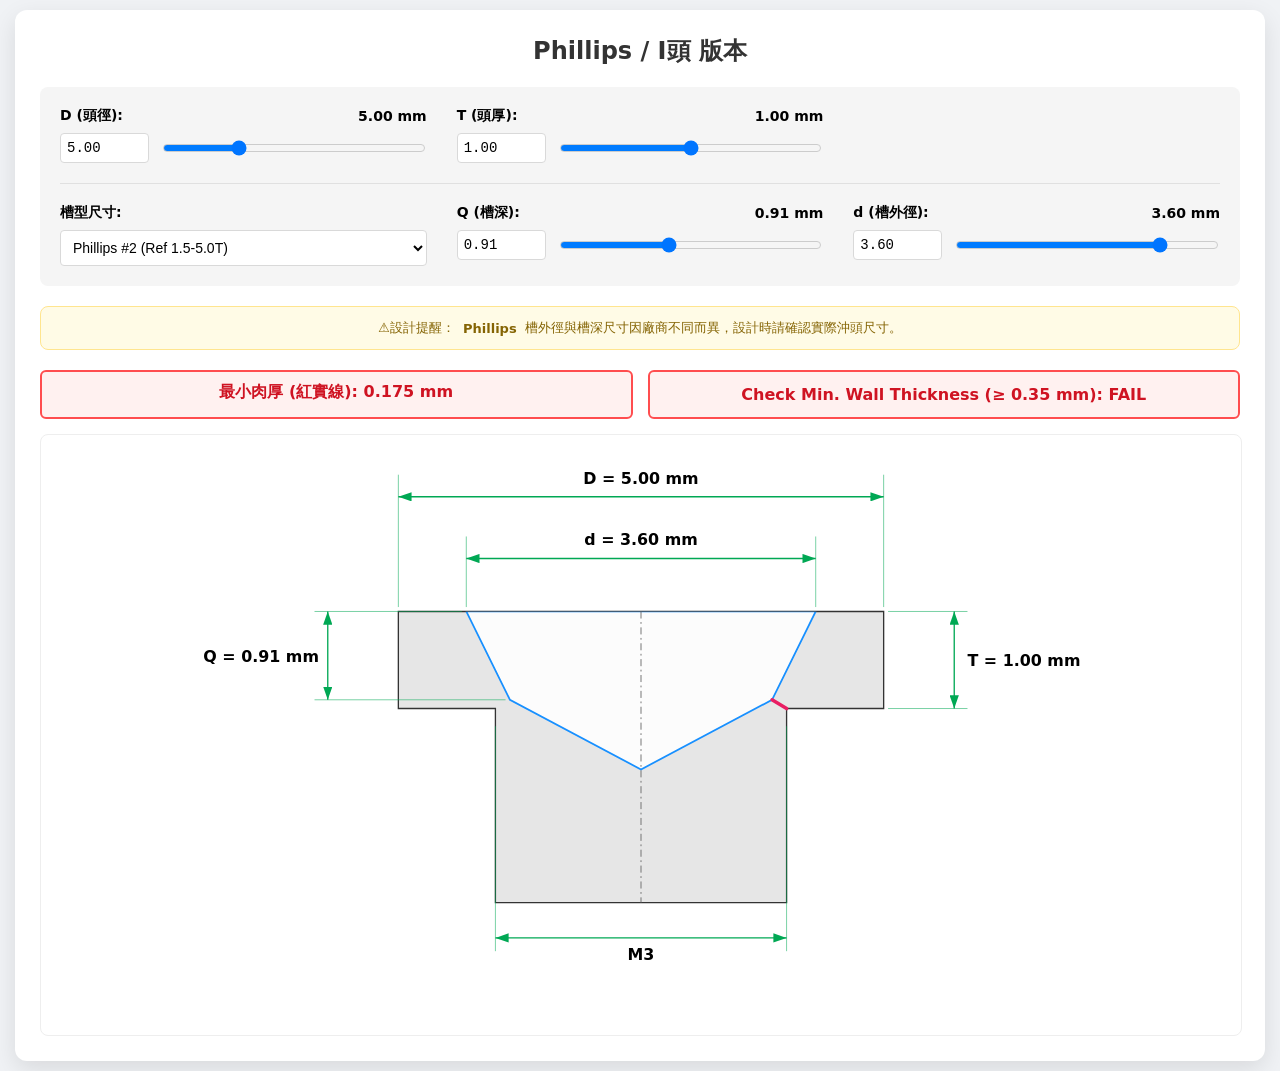
<file: Phillips-I.html>
<!DOCTYPE html>
<html lang="zh-TW">
<head>
    <meta charset="UTF-8">
    <meta name="viewport" content="width=device-width, initial-scale=1.0">
    <title>Phillips / I頭 版本</title>
    <style>
        :root {
            --primary-color: #00a854;
            --secondary-color: #ff4d4f;
            --bg-color: #f0f2f5;
            --panel-bg: #ffffff;
            --slot-color: #1890ff;
            --thickness-color: #e91e63;
            --warning-bg: #fffbe6;
            --warning-border: #ffe58f;
            --slider-blue: #007bff;
            --slider-track: #f5f5f5;
        }
        body { 
            font-family: 'Segoe UI', system-ui, -apple-system, sans-serif; 
            background-color: var(--bg-color); 
            margin: 0; 
            padding: 10px; /* 手機端縮減 padding */
            display: flex; 
            flex-direction: column; 
            align-items: center; 
        }
        .container { 
            background: var(--panel-bg); 
            padding: 25px; 
            border-radius: 12px; 
            box-shadow: 0 8px 24px rgba(0,0,0,0.1); 
            width: 100%; 
            max-width: 1250px; 
            box-sizing: border-box;
        }
        h2 { text-align: center; color: #333; margin-top: 0; margin-bottom: 20px; }
        
        .control-panel {
            background: #f5f5f5;
            padding: 20px;
            border-radius: 8px;
            margin-bottom: 20px;
            display: flex;
            flex-direction: column;
            gap: 20px;
        }

        .control-row {
            display: flex;
            align-items: flex-start;
            gap: 30px;
            width: 100%;
        }

        .divider {
            height: 1px;
            background: #e0e0e0;
            width: 100%;
        }

        .control-item {
            flex: 1;
            display: flex;
            flex-direction: column;
            gap: 8px;
            min-width: 0;
        }

        .spacer {
            flex: 1;
        }

        /* 響應式調整：當寬度小於 768px 時改為單欄 */
        @media (max-width: 768px) {
            .control-row {
                flex-direction: column;
                gap: 20px;
            }
            .spacer {
                display: none; /* 單欄模式不需要佔位元素 */
            }
            .divider {
                display: block; /* 確保每一項之間有區隔感，或者保持原樣 */
            }
            .drawing-area {
                height: 450px; /* 手機端降低畫布高度 */
            }
        }

        .label-line {
            display: flex;
            justify-content: space-between;
            align-items: center;
            font-weight: bold;
            font-size: 14px;
        }

        .input-row {
            display: flex;
            align-items: center;
            gap: 12px;
        }

        input[type=number] { 
            width: 75px; 
            padding: 6px; 
            border: 1px solid #d9d9d9; 
            border-radius: 4px; 
            font-family: monospace; 
            font-size: 14px;
            outline: none;
        }
        
        input[type=range] { 
            -webkit-appearance: none;
            flex: 1; 
            height: 8px;
            background: var(--slider-track);
            border-radius: 4px;
            outline: none;
            background-image: linear-gradient(var(--slider-blue), var(--slider-blue));
            background-repeat: no-repeat;
            border: 1px solid #ccc;
            box-sizing: border-box; 
        }


        input[type=range]::-moz-range-thumb {
            height: 18px;
            width: 18px;
            border: 2px solid #ffffff;
            border-radius: 50%;
            background: var(--slider-blue);
            cursor: pointer;
            box-shadow: 0 1px 3px rgba(0,0,0,0.3);
        }

        select {
            width: 100%;
            padding: 8px;
            border-radius: 4px;
            border: 1px solid #d9d9d9;
            font-size: 14px;
            background: white;
            outline: none;
        }

        .design-warning {
            background-color: var(--warning-bg);
            border: 1px solid var(--warning-border);
            color: #856404;
            padding: 12px 20px;
            border-radius: 8px;
            margin-bottom: 20px;
            text-align: center;
            font-size: 13px;
            display: flex;
            align-items: center;
            justify-content: center;
            gap: 8px;
            font-weight: 500;
        }

        .info-display { 
            display: flex; 
            flex-wrap: wrap;
            justify-content: center; 
            gap: 15px; 
            margin-bottom: 15px; 
        }
        .result-overlay {
            padding: 10px 20px;
            border-radius: 6px;
            font-size: 16px;
            font-weight: bold;
            border: 2px solid transparent;
            transition: all 0.3s ease;
            display: flex;
            flex-direction: column;
            align-items: center;
            justify-content: center;
            flex: 1;
            min-width: 250px;
        }
        .status-danger { background: #fff1f0; border-color: var(--secondary-color); color: #cf1322; }
        .status-success { background: #f6ffed; border-color: var(--primary-color); color: #389e0d; }

        .drawing-area { 
            width: 100%; 
            height: 600px; 
            background: #ffffff; 
            border: 1px solid #eeeeee; 
            border-radius: 8px; 
            position: relative; 
            overflow: hidden; 
        }
        svg { width: 100%; height: 100%; }
        .bolt-path { fill: #e6e6e6; stroke: #333; stroke-width: 1.5; }
        .slot-path { fill: #ffffff; stroke: var(--slot-color); stroke-width: 2; fill-opacity: 0.9; }
        .dim-line { stroke: var(--primary-color); stroke-width: 1.5; fill: none; }
        .ext-line { stroke: var(--primary-color); stroke-width: 1; stroke-opacity: 0.6; }
        .aux-line { stroke: #666; stroke-width: 1; stroke-dasharray: 8,4,2,4; } 
        .label-text { font-size: 18px; font-weight: bold; fill: #000; }
        .min-thick-line { stroke: var(--thickness-color); stroke-width: 4; stroke-linecap: round; }
        #geoWarn { font-size: 12px; display: block; margin-top: 4px; color: var(--secondary-color); font-weight: normal; }
    </style>
</head>
<body>

<div class="container">
    <h2>Phillips / I頭 版本</h2>
    
    <div class="control-panel">
        <div class="control-row">
            <div class="control-item">
                <div class="label-line">
                    <label>D (頭徑):</label>
                    <span id="valD_txt">5.00 mm</span>
                </div>
                <div class="input-row">
                    <input type="number" id="numD" step="0.01" value="5.00">
                    <input type="range" id="rangeD" min="3.1" max="10.0" step="0.01" value="5.00">
                </div>
            </div>
            <div class="control-item">
                <div class="label-line">
                    <label>T (頭厚):</label>
                    <span id="valT_txt">1.00 mm</span>
                </div>
                <div class="input-row">
                    <input type="number" id="numT" step="0.01" value="1.00">
                    <input type="range" id="rangeT" min="0.5" max="1.5" step="0.01" value="1.00">
                </div>
            </div>
            <div class="spacer"></div>
        </div>

        <div class="divider"></div>

        <div class="control-row">
            <div class="control-item">
                <div class="label-line">
                    <label>槽型尺寸:</label>
                </div>
                <div class="input-row">
                    <select id="slotTypeSelect">
                        <option value="custom">自行定義槽型</option>
                        <option value="p1_05">Phillips #1 (Ref 0.5T)</option>
                        <option value="p1_06">Phillips #1 (Ref 0.6T)</option>
                        <option value="p1_08">Phillips #1 (Ref 0.8T)</option>
                        <option value="p2_08_11">Phillips #2 (Ref 0.8-1.1T)</option>
                        <option value="p2_12_15">Phillips #2 (Ref 1.2-1.5T)</option>
                        <option value="p2_15_50" selected>Phillips #2 (Ref 1.5-5.0T)</option>
                    </select>
                </div>
            </div>
            <div class="control-item">
                <div class="label-line">
                    <label>Q (槽深):</label>
                    <span id="valQ_txt">0.91 mm</span>
                </div>
                <div class="input-row">
                    <input type="number" id="numQ" step="0.01" value="0.91">
                    <input type="range" id="rangeQ" min="0.5" max="1.5" step="0.01" value="0.91">
                </div>
            </div>
            <div class="control-item">
                <div class="label-line">
                    <label>d (槽外徑):</label>
                    <span id="vald_txt">3.60 mm</span>
                </div>
                <div class="input-row">
                    <input type="number" id="numd" step="0.01" value="3.60">
                    <input type="range" id="ranged" min="2.0" max="4.0" step="0.01" value="3.60">
                </div>
            </div>
        </div>
    </div>

    <div class="design-warning">
        ⚠️設計提醒：<strong>Phillips</strong> 槽外徑與槽深尺寸因廠商不同而異，設計時請確認實際沖頭尺寸。
    </div>

    <div class="info-display">
        <div id="resultBox" class="result-overlay">
            <div>最小肉厚 (紅實線): <span id="minThick">0.000</span> mm</div>
            <span id="geoWarn"></span>
        </div>
        <div id="statusBox" class="result-overlay">
            <div>Check Min. Wall Thickness (≥ 0.35 mm): <span id="checkText">FAIL</span></div>
        </div>
    </div>

    <div class="drawing-area">
        <svg id="svgBolt">
            <defs>
                <marker id="arrowhead" markerWidth="10" markerHeight="7" refX="10" refY="3.5" orient="auto">
                    <polygon points="0 0, 10 3.5, 0 7" fill="var(--primary-color)" />
                </marker>
                <marker id="arrowhead-reverse" markerWidth="10" markerHeight="7" refX="0" refY="3.5" orient="auto">
                    <polygon points="10 0, 0 3.5, 10 7" fill="var(--primary-color)" />
                </marker>
                <clipPath id="boltClip">
                    <path id="boltClipPath" />
                </clipPath>
            </defs>
            
            <path id="boltShape" class="bolt-path" />
            <path id="slotShape" class="slot-path" clip-path="url(#boltClip)" />
            <line id="centerLine" class="aux-line" />
            
            <g id="dimensions">
                <line id="dimD" class="dim-line" marker-start="url(#arrowhead-reverse)" marker-end="url(#arrowhead)" />
                <line id="extD1" class="ext-line" /><line id="extD2" class="ext-line" />
                <text id="lblD" class="label-text" text-anchor="middle"></text>

                <line id="dimd" class="dim-line" marker-start="url(#arrowhead-reverse)" marker-end="url(#arrowhead)" />
                <line id="extd1" class="ext-line" /><line id="extd2" class="ext-line" />
                <text id="lbld" class="label-text" text-anchor="middle"></text>

                <line id="dimQ" class="dim-line" marker-start="url(#arrowhead-reverse)" marker-end="url(#arrowhead)" />
                <line id="extQ1" class="ext-line" /><line id="extQ2" class="ext-line" />
                <text id="lblQ" class="label-text" text-anchor="end"></text>

                <line id="dimT" class="dim-line" marker-start="url(#arrowhead-reverse)" marker-end="url(#arrowhead)" />
                <line id="extT1" class="ext-line" /><line id="extT2" class="ext-line" />
                <text id="lblT" class="label-text" text-anchor="start"></text>

                <line id="dimM" class="dim-line" marker-start="url(#arrowhead-reverse)" marker-end="url(#arrowhead)" />
                <line id="extM1" class="ext-line" /><line id="extM2" class="ext-line" />
                <text id="lblM" class="label-text" text-anchor="middle"></text>
            </g>

            <line id="minThickLine" class="min-thick-line" />
        </svg>
    </div>
</div>

<script>
    const M_FIXED = 3.00;      
    const scale = 110; 
    const originY = 320; 
    const centerX = 550;

    const LIMITS = {
        D: { min: 3.1, max: 10.0 },
        T: { min: 0.5, max: 1.5 },
        Q: { min: 0.5, max: 1.5 },
        d: { min: 2.0, max: 4.0 }
    };

    const SLOT_PRESETS = {
        'p1_05': { d: 2.2, Q: 0.7 },
        'p1_06': { d: 2.4, Q: 0.8 },
        'p1_08': { d: 2.6, Q: 1.0 },
        'p2_08_11': { d: 3.2, Q: 0.8 },
        'p2_12_15': { d: 3.25, Q: 0.9 },
        'p2_15_50': { d: 3.6, Q: 0.91 }
    };

    let currentState = { D: 5.00, T: 1.00, Q: 0.91, d: 3.60 };

    window.onload = () => {
        applyState(currentState);
        
        const slotTypeSelect = document.getElementById('slotTypeSelect');
        slotTypeSelect.addEventListener('change', (e) => {
            const val = e.target.value;
            if (SLOT_PRESETS[val]) {
                currentState = { ...currentState, Q: SLOT_PRESETS[val].Q, d: SLOT_PRESETS[val].d };
                applyState(currentState);
                draw();
            }
        });

        ['D', 'T', 'Q', 'd'].forEach(id => {
            const num = document.getElementById(`num${id}`);
            const ran = document.getElementById(`range${id}`);
            num.addEventListener('change', (e) => { processInput(id, e.target.value, true); });
            ran.addEventListener('input', (e) => { processInput(id, e.target.value, false); });
        });
        draw();
    };

    function processInput(id, valStr, forceClamp) {
        let val = parseFloat(valStr);
        if (isNaN(val)) { applyState(currentState); return; }
        
        if (forceClamp) {
            const limit = LIMITS[id];
            if (val < limit.min) val = limit.min;
            if (val > limit.max) val = limit.max;
        }

        let newState = { ...currentState, [id]: val };
        let currentViol = getViolationInfo(currentState.D, currentState.T, currentState.Q, currentState.d);
        let newViol = getViolationInfo(newState.D, newState.T, newState.Q, newState.d);
        
        if (currentViol.isViolating && newViol.isViolating && newViol.score > currentViol.score - 1e-6) {
            applyState(currentState); 
            return;
        }
        
        currentState = newState;
        applyState(currentState);
        draw();
    }

    function updateSliderBackground(id, val) {
        const slider = document.getElementById(`range${id}`);
        const min = parseFloat(slider.min);
        const max = parseFloat(slider.max);
        const percentage = ((val - min) / (max - min)) * 100;
        slider.style.backgroundSize = percentage + '% 100%';
    }

    function applyState(state) {
        ['D', 'T', 'Q', 'd'].forEach(id => {
            const num = document.getElementById(`num${id}`);
            const ran = document.getElementById(`range${id}`);
            const txt = document.getElementById(`val${id}_txt`);
            num.value = state[id].toFixed(2);
            ran.value = state[id];
            txt.innerText = state[id].toFixed(2) + ' mm';
            updateSliderBackground(id, state[id]);
        });

        const slotTypeSelect = document.getElementById('slotTypeSelect');
        let found = false;
        for (const [key, val] of Object.entries(SLOT_PRESETS)) {
            if (Math.abs(val.Q - state.Q) < 0.001 && Math.abs(val.d - state.d) < 0.001) {
                slotTypeSelect.value = key;
                found = true;
                break;
            }
        }
        if (!found) slotTypeSelect.value = 'custom';
    }

    function getSx(y, d, Q) {
        const tan26_3 = Math.tan(26.3 * Math.PI / 180);
        const tan28 = Math.tan(28.0 * Math.PI / 180);
        const x_P = d/2 - Q * tan26_3;
        const y_tip = x_P >= 0 ? Q + x_P * tan28 : Q;
        if (y <= Q) return d/2 - y * tan26_3;
        if (y <= y_tip) {
            if (y_tip === Q) return x_P;
            return x_P - (y - Q) * (x_P / (y_tip - Q));
        }
        return 0;
    }

    function getViolationInfo(D, T, Q, d) {
        const tan26_3 = Math.tan(26.3 * Math.PI / 180);
        const x_P = d/2 - Q * tan26_3;
        const tan28 = Math.tan(28.0 * Math.PI / 180);
        const y_tip = x_P >= 0 ? Q + x_P * tan28 : Q;
        let maxViol = 0;
        const samples = 60;
        const dy = Math.max(Q, y_tip) / samples;
        for (let i = 0; i <= samples; i++) {
            let y = i * dy;
            let sx = getSx(y, d, Q);
            let bx = (y <= T) ? D / 2 : M_FIXED / 2;
            let diffOuter = sx - bx;
            if (diffOuter > 1e-4) maxViol = Math.max(maxViol, diffOuter);
        }
        return { isViolating: maxViol > 1e-4, score: maxViol };
    }

    function pointToSegmentDistance(Px, Py, Ax, Ay, Bx, By) {
        const dx = Bx - Ax, dy = By - Ay;
        const lengthSq = dx * dx + dy * dy;
        if (lengthSq === 0) return null;
        const t = ((Px - Ax) * dx + (Py - Ay) * dy) / lengthSq;
        if (t < -1e-6 || t > 1 + 1e-6) return null;
        return { distance: Math.sqrt((Px - (Ax + t * dx)) ** 2 + (Py - (Ay + t * dy)) ** 2), x: Ax + t * dx, y: Ay + t * dy };
    }

    function draw() {
        let { D, T, Q, d } = currentState;
        const viol = getViolationInfo(D, T, Q, d);
        const geoWarn = document.getElementById('geoWarn');
        const slotShape = document.getElementById('slotShape');
        const resultBox = document.getElementById('resultBox');
        const statusBox = document.getElementById('statusBox');

        if (viol.isViolating) {
            geoWarn.innerText = "[幾何限制: 槽位超出頭部]";
            slotShape.style.stroke = "red";
            slotShape.removeAttribute('clip-path');
        } else {
            geoWarn.innerText = "";
            slotShape.style.stroke = "var(--slot-color)";
            slotShape.setAttribute('clip-path', 'url(#boltClip)');
        }

        const sD = D * scale, sT = T * scale, sQ = Q * scale, sM = M_FIXED * scale, sd = d * scale;
        const topY = originY - sT;
        const tanAng1 = Math.tan(26.3 * Math.PI / 180);
        const intersectX = sd/2 - sQ * tanAng1;
        const intersectY = topY + sQ;
        const tipY = intersectY + Math.max(0, intersectX) * Math.tan(28.0 * Math.PI / 180);
        const boltBottomY = Math.max(originY + 220, tipY + 60);

        const boltPathStr = `M ${centerX - sD/2},${topY} L ${centerX + sD/2},${topY} L ${centerX + sD/2},${originY} L ${centerX + sM/2},${originY} L ${centerX + sM/2},${boltBottomY} L ${centerX - sM/2},${boltBottomY} L ${centerX - sM/2},${originY} L ${centerX - sD/2},${originY} Z`;
        document.getElementById('boltShape').setAttribute('d', boltPathStr);
        document.getElementById('boltClipPath').setAttribute('d', boltPathStr);
        setLine('centerLine', centerX, topY, centerX, boltBottomY);

        const slotPathStr = `M ${centerX - sd/2},${topY} L ${centerX - intersectX},${intersectY} L ${centerX},${tipY} L ${centerX + intersectX},${intersectY} L ${centerX + sd/2},${topY} Z`;
        document.getElementById('slotShape').setAttribute('d', slotPathStr);

        const P = { x: centerX + intersectX, y: intersectY };  
        const G = { x: centerX + sM/2, y: originY };          
        const res2 = pointToSegmentDistance(P.x, P.y, centerX + sD/2, topY, centerX + sD/2, originY);
        const obj2 = res2 ? { dist: res2.distance, x1: P.x, y1: P.y, x2: res2.x, y2: res2.y } : null;
        const res3_1 = pointToSegmentDistance(G.x, G.y, centerX + sd/2, topY, centerX + intersectX, intersectY);
        const res3_2 = pointToSegmentDistance(G.x, G.y, centerX + intersectX, intersectY, centerX, tipY);
        let obj3 = null;
        const valid3 = [];
        if (res3_1) valid3.push({ dist: res3_1.distance, x1: G.x, y1: G.y, x2: res3_1.x, y2: res3_1.y });
        if (res3_2) valid3.push({ dist: res3_2.distance, x1: G.x, y1: G.y, x2: res3_2.x, y2: res3_2.y });
        if (valid3.length > 0) obj3 = valid3.reduce((p, c) => (p.dist < c.dist) ? p : c);
        const d1 = Math.sqrt((P.x - G.x)**2 + (P.y - G.y)**2);
        const finalists = [{ dist: d1, x1: P.x, y1: P.y, x2: G.x, y2: G.y }];
        if (obj2) finalists.push(obj2);
        if (obj3) finalists.push(obj3);
        const best = finalists.reduce((p, c) => (p.dist < c.dist) ? p : c);

        const minThickVal = best.dist / scale;
        document.getElementById('minThick').innerText = minThickVal.toFixed(3);
        const pass = minThickVal >= 0.35;
        const statusClass = pass ? "result-overlay status-success" : "result-overlay status-danger";
        resultBox.className = statusBox.className = statusClass;
        document.getElementById('checkText').innerText = pass ? 'PASS' : 'FAIL';
        
        setLine('minThickLine', best.x1, best.y1, best.x2, best.y2);

        const off = Math.max(sD/2, sd/2);
        setDim('D', centerX - sD/2, centerX + sD/2, topY - 130, topY, `D = ${D.toFixed(2)} mm`);
        setDim('d', centerX - sd/2, centerX + sd/2, topY - 60, topY, `d = ${d.toFixed(2)} mm`);
        
        const qX = centerX - off - 80;
        setLine('dimQ', qX, topY, qX, intersectY);
        setLine('extQ1', centerX - sd/2 - 5, topY, qX - 15, topY);
        setLine('extQ2', centerX - Math.max(0, intersectX) - 5, intersectY, qX - 15, intersectY);
        setText('lblQ', qX - 10, (topY + intersectY)/2 + 7, `Q = ${Q.toFixed(2)} mm`);
        
        const tX = centerX + off + 80;
        setLine('dimT', tX, topY, tX, originY);
        setLine('extT1', centerX + sD/2 + 5, topY, tX + 15, topY);
        setLine('extT2', centerX + sD/2 + 5, originY, tX + 15, originY);
        setText('lblT', tX + 15, (topY + originY)/2 + 7, `T = ${T.toFixed(2)} mm`);
        
        const dimMY = boltBottomY + 40;
        setLine('dimM', centerX - sM/2, dimMY, centerX + sM/2, dimMY);
        setLine('extM1', centerX - sM/2, originY + 20, centerX - sM/2, dimMY + 15);
        setLine('extM2', centerX + sM/2, originY + 20, centerX + sM/2, dimMY + 15);
        setText('lblM', centerX, dimMY + 25, `M3`);

        const minX = Math.min(centerX - sD/2 - 200, qX - 150);
        const maxX = Math.max(centerX + sD/2 + 200, tX + 150);
        document.getElementById('svgBolt').setAttribute('viewBox', `${minX} ${topY - 200} ${maxX - minX} ${boltBottomY - topY + 350}`);
    }

    function setLine(id, x1, y1, x2, y2) {
        const el = document.getElementById(id);
        el.setAttribute('x1', x1); el.setAttribute('y1', y1);
        el.setAttribute('x2', x2); el.setAttribute('y2', y2);
    }
    function setText(id, x, y, val) {
        const el = document.getElementById(id);
        el.setAttribute('x', x); el.setAttribute('y', y);
        if(val) el.textContent = val;
    }
    function setDim(id, x1, x2, y, refY, label) {
        setLine(`dim${id}`, x1, y, x2, y);
        setLine(`ext${id}1`, x1, refY - 5, x1, y - 25);
        setLine(`ext${id}2`, x2, refY - 5, x2, y - 25);
        setText(`lbl${id}`, (x1+x2)/2, y - 15, label);
    }
</script>

</body>
</html>
</file>
